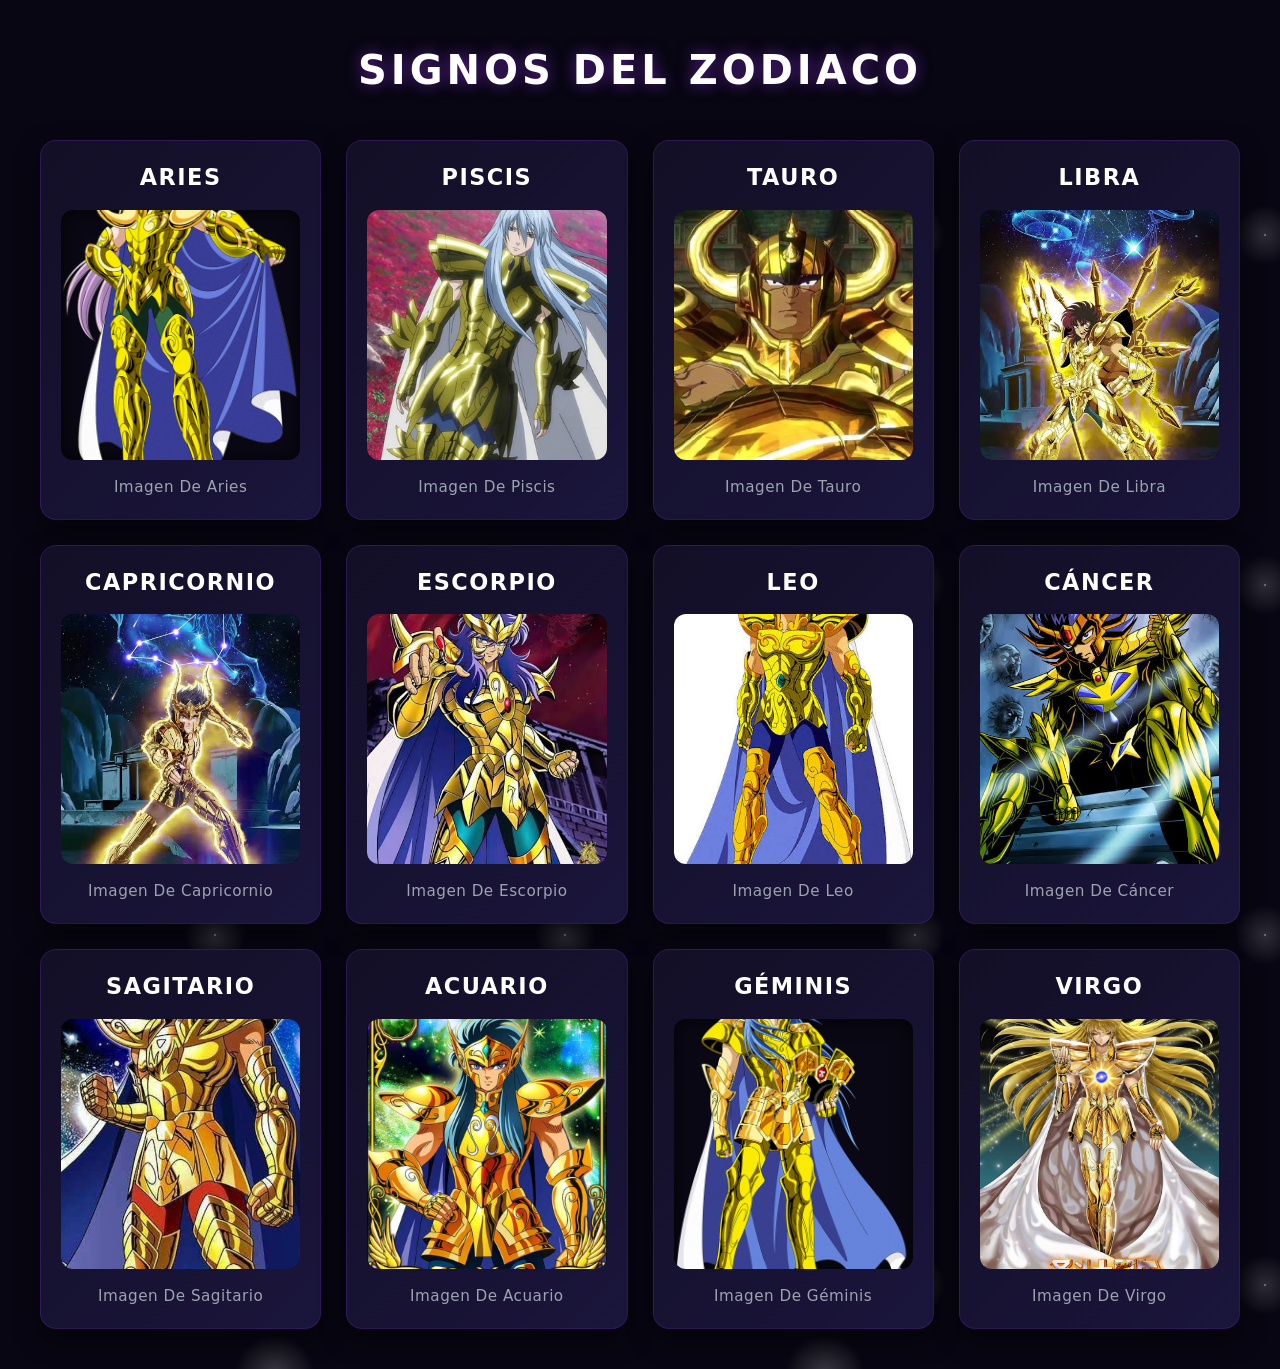
<file: imagees/index.html>
<!DOCTYPE html>
<html lang="es">
<head>
    <meta charset="UTF-8">
    <meta name="viewport" content="width=device-width, initial-scale=1.0">
    <title>Horóscopo y Signos del Zodiaco</title>
    <style>
        /* --- ESTILOS GENERALES (TEMÁTICA MÍSTICA / ESPACIAL) --- */
        * {
            margin: 0;
            padding: 0;
            box-sizing: border-box;
        }

        body {
            font-family: 'Segoe UI', system-ui, -apple-system, sans-serif;
            background-color: #080612; /* Fondo espacio profundo */
            background-image: 
                radial-gradient(white, rgba(255,255,255,.2) 2px, transparent 40px),
                radial-gradient(white, rgba(255,255,255,.15) 1px, transparent 30px);
            background-size: 550px 550px, 350px 350px;
            background-position: 0 0, 40px 60px; /* Efecto sutil de estrellas */
            color: #f1f1f7;
            padding: 40px 20px;
            line-height: 1.5;
        }

        h1 {
            text-align: center;
            font-size: 2.5rem;
            color: #ffffff;
            text-transform: uppercase;
            letter-spacing: 4px;
            margin-bottom: 40px;
            text-shadow: 0 0 15px rgba(147, 51, 234, 0.6); /* Resplandor morado */
        }

        /* --- CUADRÍCULA DE SIGNOS --- */
        /* Reemplazamos la lista vertical por un Grid moderno sin viñetas */
        .zodiaco-grid {
            list-style: none;
            display: grid;
            grid-template-columns: repeat(auto-fit, minmax(280px, 1fr));
            gap: 25px;
            max-width: 1200px;
            margin: 0 auto;
        }

        /* --- TARJETAS DE CADA SIGNO --- */
        .zodiaco-grid li {
            background: linear-gradient(135deg, #130f26 0%, #1a153b 100%);
            border: 1px solid rgba(147, 51, 234, 0.2); /* Borde morado sutil */
            border-radius: 16px;
            padding: 20px;
            text-align: center;
            box-shadow: 0 10px 25px rgba(0, 0, 0, 0.5);
            transition: all 0.4s cubic-bezier(0.165, 0.84, 0.44, 1);
            overflow: hidden;
        }

        /* Efecto al pasar el cursor sobre la tarjeta */
        .zodiaco-grid li:hover {
            transform: translateY(-5px);
            border-color: #dfb73c; /* Cambia a dorado */
            box-shadow: 0 15px 30px rgba(223, 183, 60, 0.25);
        }

        /* Nombre del Signo */
        .zodiaco-grid li strong {
            display: block;
            font-size: 1.4rem;
            color: #ffffff;
            text-transform: uppercase;
            letter-spacing: 1.5px;
            margin-bottom: 15px;
            transition: color 0.3s ease;
        }

        .zodiaco-grid li:hover strong {
            color: #dfb73c; /* Nombre se vuelve dorado en hover */
        }

        /* Contenedor e Imágenes */
        .img-contenedor {
            width: 100%;
            height: 250px;
            border-radius: 12px;
            overflow: hidden;
            margin-bottom: 15px;
            background-color: #0a0814;
            box-shadow: inset 0 0 20px rgba(0,0,0,0.8);
        }

        .zodiaco-grid img {
            width: 100%;
            height: 100%;
            object-fit: cover; /* Hace que todas las imágenes midan idéntico sin deformarse */
            transition: transform 0.5s ease;
        }

        .zodiaco-grid li:hover img {
            transform: scale(1.06); /* Zoom sutil a la foto */
        }

        /* Texto de descripción inferior */
        .descripcion {
            font-size: 0.95rem;
            color: #9ca3af;
            text-transform: capitalize;
            letter-spacing: 0.5px;
        }

        /* --- RESPONSIVO --- */
        @media (max-width: 600px) {
            h1 { font-size: 1.8rem; }
            body { padding: 20px 10px; }
            .zodiaco-grid { gap: 15px; }
        }
    </style>
</head>
<body>

    <h1>Signos del Zodiaco</h1>

    <!-- Corrección: Se cambió la etiqueta inválida <lo> por una lista clase <ul> estructurada -->
    <ul class="zodiaco-grid">
        <li>
            <strong>Aries</strong>
            <div class="img-contenedor">
                <!-- Corrección: de "imagees/" a "imagenes/" -->
                <img src="Aries.webp" alt="Aries">
            </div>
            <span class="descripcion">Imagen de Aries</span>
        </li>

        <li>
            <strong>Piscis</strong>
            <div class="img-contenedor">
                <!-- Corrección: Ortografía de "picis" a "Piscis" -->
                <img src="Piscis 2.webp" alt="Piscis">
            </div>
            <span class="descripcion">Imagen de Piscis</span>
        </li>

        <li>
            <strong>Tauro</strong>
            <div class="img-contenedor">
                <img src="tauro 2.webp" alt="Tauro">
            </div>
            <span class="descripcion">Imagen de tauro</span>
        </li>

        <li>
            <strong>Libra</strong>
            <div class="img-contenedor">
                <img src="Libra 2.jpg" alt="Libra">
            </div>
            <span class="descripcion">Imagen de libra</span>
        </li>

        <li>
            <strong>Capricornio</strong>
            <div class="img-contenedor">
                <img src="Capricornio 2.jpg" alt="Capricornio">
            </div>
            <span class="descripcion">Imagen de capricornio</span>
        </li>

        <li>
            <strong>Escorpio</strong>
            <div class="img-contenedor">
                <img src="Escorpio 2.jpg" alt="Escorpio">
            </div>
            <span class="descripcion">Imagen de escorpio</span>
        </li>

        <li>
            <strong>Leo</strong>
            <div class="img-contenedor">
                <img src="Leo.jpg" alt="Leo">
            </div>
            <span class="descripcion">Imagen de leo</span>
        </li>

        <li>
            <strong>Cáncer</strong>
            <div class="img-contenedor">
                <img src="Cancer 2.jpg" alt="Cáncer">
            </div>
            <span class="descripcion">Imagen de cáncer</span>
        </li>

        <li>
            <strong>Sagitario</strong>
            <div class="img-contenedor">
                <img src="Sagitario 2.jpg" alt="Sagitario">
            </div>
            <span class="descripcion">Imagen de sagitario</span>
        </li>

        <li>
            <strong>Acuario</strong>
            <div class="img-contenedor">
                <img src="Acuario 2.jpg" alt="Acuario">
            </div>
            <span class="descripcion">Imagen de acuario</span>
        </li>

        <li>
            <strong>Géminis</strong>
            <div class="img-contenedor">
                <img src="Geminis 2.webp" alt="Géminis">
            </div>
            <span class="descripcion">Imagen de géminis</span>
        </li>

        <li>
            <strong>Virgo</strong>
            <div class="img-contenedor">
                <img src="Virgo 2.jpg" alt="Virgo">
            </div>
            <span class="descripcion">Imagen de virgo</span>
        </li>
    </ul>

</body>
</file>
